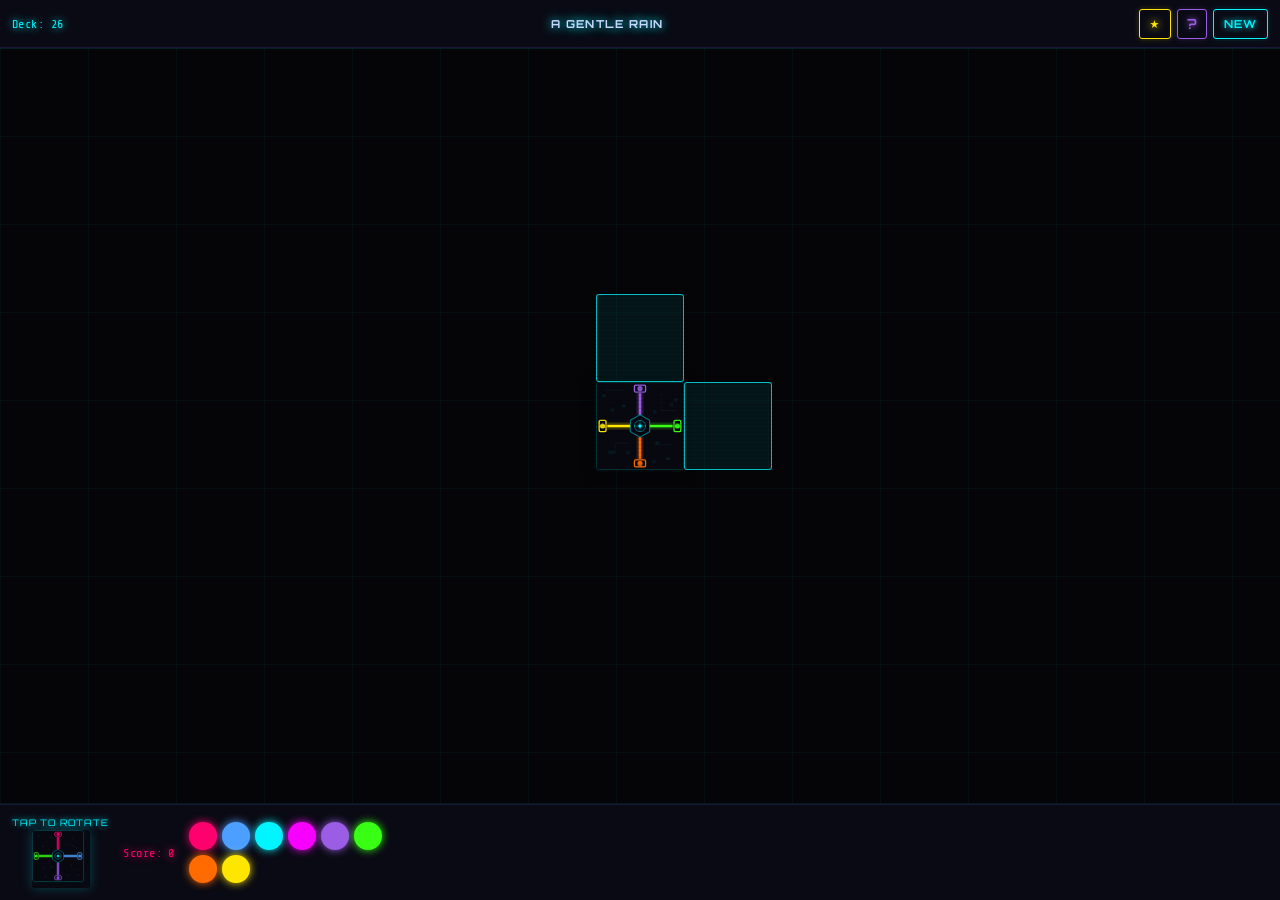
<file: index.html>
<!DOCTYPE html>
<html lang="en">
<head>
  <meta charset="UTF-8">
  <meta name="viewport" content="width=device-width, initial-scale=1.0, user-scalable=no">
  <meta name="theme-color" content="#050508">
  <meta name="apple-mobile-web-app-capable" content="yes">
  <meta name="apple-mobile-web-app-status-bar-style" content="black-translucent">
  <title>A Gentle Rain</title>
  <link rel="manifest" href="manifest.json">
  <link rel="apple-touch-icon" href="icons/apple-touch-icon.png">
  <!-- Orbitron & Share Tech Mono — open source fonts, SIL OFL licence -->
  <link rel="preconnect" href="https://fonts.googleapis.com">
  <link rel="preconnect" href="https://fonts.gstatic.com" crossorigin>
  <link href="https://fonts.googleapis.com/css2?family=Orbitron:wght@400;600;700&family=Share+Tech+Mono&display=swap" rel="stylesheet">
  <link rel="stylesheet" href="style.css">
</head>
<body>

  <!-- Top bar -->
  <div id="ui-top">
    <span id="deck-count">Deck: 27</span>
    <span id="game-title">A Gentle Rain</span>
    <div id="ui-top-actions">
      <button id="scores-btn" aria-label="High scores">★</button>
      <button id="help-btn" aria-label="How to play">?</button>
      <button id="new-game-btn">New</button>
    </div>
  </div>

  <!-- Game board -->
  <div id="board-viewport">
    <div id="board"></div>
  </div>

  <!-- Bottom bar: current tile preview + token rack -->
  <div id="ui-bottom">
    <div id="current-tile-area">
      <div id="current-tile-label">Next</div>
      <div id="current-tile-container"></div>
    </div>
    <div id="score">Score: 0</div>
    <div id="token-rack"></div>
  </div>

  <!-- Win / end overlay -->
  <div id="overlay" class="hidden" role="dialog" aria-modal="true">
    <div id="overlay-content">
      <h2 id="overlay-title"></h2>
      <p id="overlay-message"></p>

      <!-- Initials entry — shown when score qualifies for leaderboard -->
      <div id="initials-section" class="hidden">
        <p class="hs-prompt">New high score — enter initials</p>
        <div id="initials-row">
          <input id="initials-input" type="text" maxlength="3" placeholder="AAA"
                 autocomplete="off" autocapitalize="characters" spellcheck="false" inputmode="text">
          <button id="initials-submit">OK</button>
        </div>
      </div>

      <!-- Leaderboard — shown after initials or when score doesn't qualify -->
      <div id="leaderboard" class="hidden">
        <h3 class="hs-title">High Scores</h3>
        <ol id="score-list"></ol>
      </div>

      <button id="play-again-btn">Play Again</button>
    </div>
  </div>

  <!-- Scores modal -->
  <div id="scores-modal" class="hidden" role="dialog" aria-modal="true">
    <div id="scores-content">
      <h2>High Scores</h2>
      <ol id="scores-modal-list"></ol>
      <button id="scores-close">Done</button>
    </div>
  </div>

  <!-- Help modal -->
  <div id="help-modal" class="hidden" role="dialog" aria-modal="true">
    <div id="help-content">
      <h2>How to Play</h2>
      <ul>
        <li>Each turn you draw a tile. Tap a <strong>highlighted spot</strong> on the board to place it.</li>
        <li>All touching edges must show the <strong>same flower colour</strong>.</li>
        <li>Tiles with no valid placement are automatically discarded.</li>
        <li>When four tiles form a <strong>2×2 square</strong>, a blossom token blooms at their corner — if you still have a matching flower token, it is claimed.</li>
        <li>Claim all <strong>8 tokens</strong> to win! The fewer cards remain in the deck, the higher your score.</li>
        <li>The game ends when the deck runs out.</li>
      </ul>
      <button id="help-close">Got it</button>
    </div>
  </div>

  <script src="game.js"></script>
  <script>
    if ('serviceWorker' in navigator) {
      window.addEventListener('load', () =>
        navigator.serviceWorker.register('sw.js', { updateViaCache: 'none' }).catch(() => {})
      );
    }
  </script>
</body>
</html>
</file>
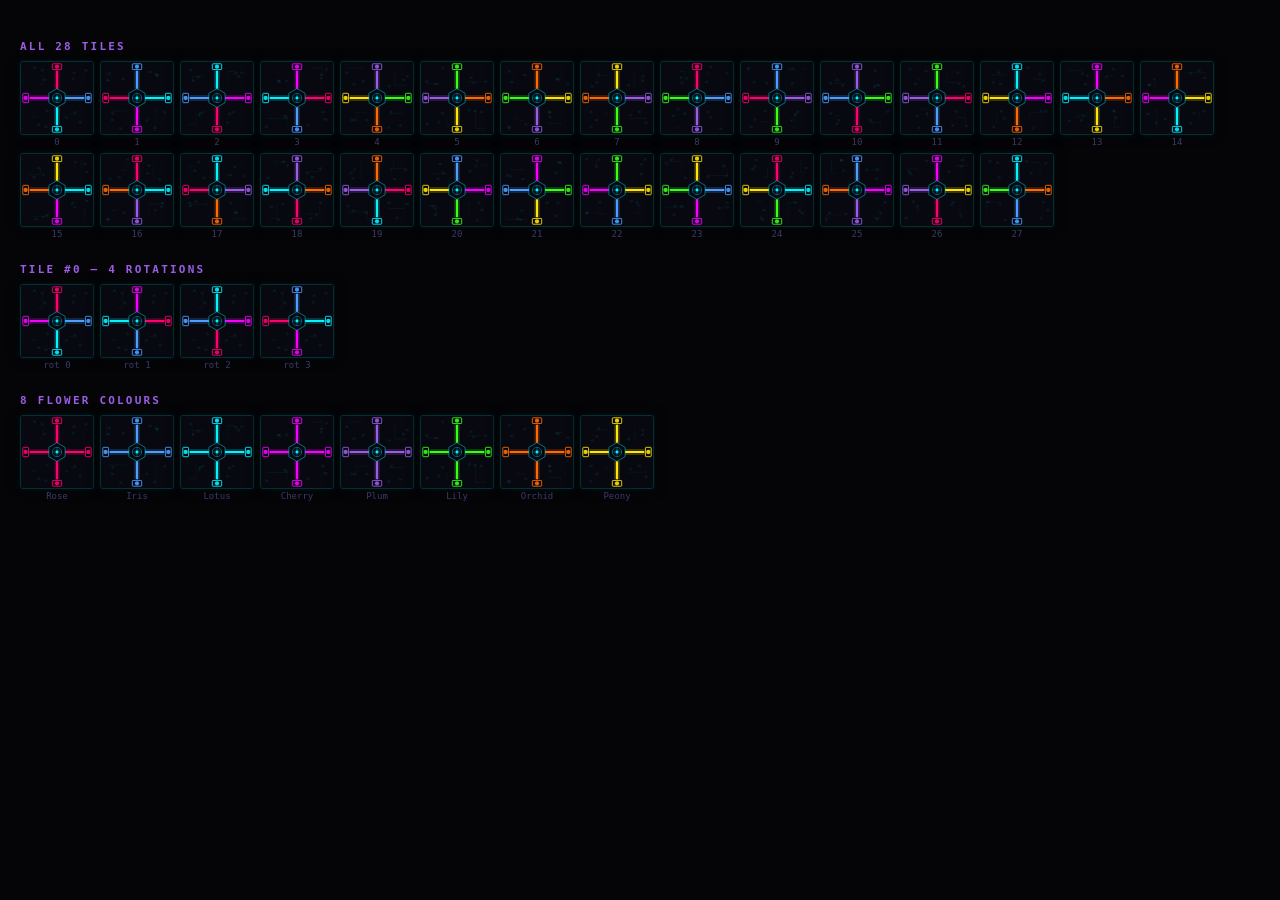
<file: preview.html>
<!DOCTYPE html>
<html lang="en">
<head>
  <meta charset="UTF-8">
  <title>Tile Preview</title>
  <style>
    body { background:#050508; margin:0; padding:20px; font-family:monospace; color:#00f5ff; }
    h2 { font-size:11px; letter-spacing:0.2em; text-transform:uppercase; color:#9b5de5; margin:20px 0 8px; }
    .grid { display:flex; flex-wrap:wrap; gap:6px; margin-bottom:24px; }
    .tile-wrap { width:72px; height:72px; border-radius:3px; overflow:hidden;
      border:1px solid rgba(0,245,255,0.18);
      box-shadow:0 0 12px rgba(0,0,0,.8),0 0 5px rgba(0,245,255,.12); }
    .label { font-size:9px; color:#3a3a6a; margin-top:2px; text-align:center; }
  </style>
</head>
<body>
<script>
const TILES=[
  [0,1,2,3],[1,2,3,0],[2,3,0,1],[3,0,1,2],
  [4,5,6,7],[5,6,7,4],[6,7,4,5],[7,4,5,6],
  [0,1,4,5],[1,4,5,0],[4,5,0,1],[5,0,1,4],
  [2,3,6,7],[3,6,7,2],[6,7,2,3],[7,2,3,6],
  [0,2,4,6],[2,4,6,0],[4,6,0,2],[6,0,2,4],
  [1,3,5,7],[3,5,7,1],[5,7,1,3],[7,1,3,5],
  [0,2,5,7],[1,3,4,6],[3,7,0,4],[2,6,1,5],
];
const FLOWER_COLORS=['#ff006e','#4d9fff','#00f5ff','#f700ff','#9b5de5','#39ff14','#ff6b00','#ffe600'];
const FLOWER_NAMES=['Rose','Iris','Lotus','Cherry','Plum','Lily','Orchid','Peony'];
const TRACE_DIRS=[
  [50,37,50,12,  50, 6.5,13,8],
  [61,50,88,50,  93.5,50,8,13],
  [50,63,50,88,  50,93.5,13,8],
  [39,50,12,50,   6.5,50,8,13],
];

function lcg(seed){let s=(seed*1664525+1013904223)>>>0;return()=>{s=(s*1664525+1013904223)>>>0;return s/0x100000000;};}
function el(ns,tag,attrs){const e=document.createElementNS(ns,tag);for(const[k,v]of Object.entries(attrs))e.setAttribute(k,v);return e;}

function addPCBCorners(svg,ns,seed){
  const rng=lcg(seed);
  const corners=[{x:7,y:7,w:30,h:28},{x:63,y:7,w:30,h:28},{x:7,y:65,w:30,h:28},{x:63,y:65,w:30,h:28}];
  for(const c of corners){
    const r=()=>c.x+rng()*c.w, d=()=>c.y+rng()*c.h;
    const[ax,ay,bx,by]=[r(),d(),r(),d()];
    svg.appendChild(el(ns,'path',{d:`M ${ax.toFixed(1)},${ay.toFixed(1)} L ${bx.toFixed(1)},${ay.toFixed(1)} L ${bx.toFixed(1)},${by.toFixed(1)}`,fill:'none',stroke:'rgba(0,245,255,0.09)','stroke-width':'0.7'}));
    for(let p=0;p<2;p++){const[px,py]=[r(),d()];svg.appendChild(el(ns,'rect',{x:(px-2).toFixed(1),y:(py-1.2).toFixed(1),width:'4',height:'2.4',rx:'0.4',fill:'rgba(0,245,255,0.06)',stroke:'rgba(0,245,255,0.13)','stroke-width':'0.4'}));}
    const[vx,vy]=[r(),d()];
    svg.appendChild(el(ns,'circle',{cx:vx.toFixed(1),cy:vy.toFixed(1),r:'2',fill:'none',stroke:'rgba(0,245,255,0.13)','stroke-width':'0.5'}));
    svg.appendChild(el(ns,'circle',{cx:vx.toFixed(1),cy:vy.toFixed(1),r:'0.7',fill:'rgba(0,245,255,0.22)'}));
  }
}

function makeTile(edges, tileIdx=0){
  const ns='http://www.w3.org/2000/svg';
  const svg=el(ns,'svg',{viewBox:'0 0 100 100',width:'100%',height:'100%'});
  svg.appendChild(el(ns,'rect',{width:'100',height:'100',fill:'#080810'}));
  addPCBCorners(svg,ns,tileIdx*7+3);
  for(let i=0;i<4;i++){
    const c=FLOWER_COLORS[edges[i]];
    const[x1,y1,x2,y2,cx,cy,pw,ph]=TRACE_DIRS[i];
    svg.appendChild(el(ns,'line',{x1,y1,x2,y2,stroke:c,'stroke-width':'8','stroke-opacity':'0.2'}));
    svg.appendChild(el(ns,'line',{x1,y1,x2,y2,stroke:c,'stroke-width':'3'}));
    svg.appendChild(el(ns,'rect',{x:(cx-pw/2).toFixed(1),y:(cy-ph/2).toFixed(1),width:pw,height:ph,rx:'1',fill:'#060612',stroke:c,'stroke-width':'1.2'}));
    svg.appendChild(el(ns,'circle',{cx,cy,r:'3',fill:c,'fill-opacity':'0.9'}));
  }
  const pts=Array.from({length:6},(_,i)=>{const a=Math.PI/180*(60*i-30);return`${(50+13*Math.cos(a)).toFixed(2)},${(50+13*Math.sin(a)).toFixed(2)}`;}).join(' ');
  svg.appendChild(el(ns,'polygon',{points:pts,fill:'#050510',stroke:'rgba(0,245,255,0.5)','stroke-width':'1.2'}));
  svg.appendChild(el(ns,'circle',{cx:'50',cy:'50',r:'6.5',fill:'none',stroke:'rgba(0,245,255,0.6)','stroke-width':'0.8'}));
  for(const[x1,y1,x2,y2]of[[43,50,57,50],[50,43,50,57]])svg.appendChild(el(ns,'line',{x1,y1,x2,y2,stroke:'rgba(0,245,255,0.45)','stroke-width':'0.7'}));
  svg.appendChild(el(ns,'circle',{cx:'50',cy:'50',r:'4',fill:'rgba(0,245,255,0.12)'}));
  svg.appendChild(el(ns,'circle',{cx:'50',cy:'50',r:'2',fill:'#00f5ff'}));
  return svg;
}

function tile(edges, label, idx=0){
  const col=document.createElement('div');
  const wrap=document.createElement('div'); wrap.className='tile-wrap';
  wrap.appendChild(makeTile(edges,idx));
  const lbl=document.createElement('div'); lbl.className='label'; lbl.textContent=label;
  col.append(wrap,lbl); return col;
}

function rotate(e,r){const[t,ri,b,l]=e;switch(r&3){case 1:return[l,t,ri,b];case 2:return[b,l,t,ri];case 3:return[ri,b,l,t];default:return[t,ri,b,l];}}

const h1=document.createElement('h2'); h1.textContent='All 28 tiles'; document.body.appendChild(h1);
const g1=document.createElement('div'); g1.className='grid';
TILES.forEach((e,i)=>g1.appendChild(tile(e,i,i)));
document.body.appendChild(g1);

const h2=document.createElement('h2'); h2.textContent='Tile #0 — 4 rotations'; document.body.appendChild(h2);
const g2=document.createElement('div'); g2.className='grid';
for(let r=0;r<4;r++) g2.appendChild(tile(rotate(TILES[0],r),`rot ${r}`,0));
document.body.appendChild(g2);

const h3=document.createElement('h2'); h3.textContent='8 flower colours'; document.body.appendChild(h3);
const g3=document.createElement('div'); g3.className='grid';
for(let f=0;f<8;f++) g3.appendChild(tile([f,f,f,f],FLOWER_NAMES[f],f));
document.body.appendChild(g3);
</script>
</body>
</html>
</file>
<file: style.css>
/* ── Custom properties ─────────────────────────────────────────────────────── */
:root {
  --tile-size:        72px;

  /* backgrounds */
  --board-bg:         #080810;
  --viewport-bg:      #050508;
  --ui-bg:            #0a0a14;
  --ui-border:        #18183a;

  /* neon accent colours */
  --neon-cyan:        #00f5ff;
  --neon-pink:        #ff006e;
  --neon-purple:      #9b5de5;
  --neon-yellow:      #ffe600;
  --neon-green:       #39ff14;

  /* text */
  --text-color:       #c8d8ff;
  --text-dim:         #3a3a6a;

  /* interactive states */
  --valid-fill:       rgba(0, 245, 255, 0.07);
  --valid-border:     rgba(0, 245, 255, 0.75);
  --blossom-color:    var(--neon-yellow);

  /* modals */
  --overlay-bg:       rgba(3, 3, 10, 0.94);
  --card-bg:          #0c0c1e;
  --card-border:      #2a0a5a;

  /* misc */
  --radius-sm:        3px;
  --radius-md:        8px;
  --font:             'Orbitron', system-ui, sans-serif;
  --mono:             'Share Tech Mono', monospace;
}

/* ── Reset / base ──────────────────────────────────────────────────────────── */
*, *::before, *::after { box-sizing: border-box; }

html, body {
  height: 100%;
  margin: 0;
  padding: 0;
  overflow: hidden;
  background: var(--viewport-bg);
  font-family: var(--font);
  color: var(--text-color);
  -webkit-tap-highlight-color: transparent;
  touch-action: none;
  user-select: none;
}

body {
  display: flex;
  flex-direction: column;
  height: 100vh;
  height: 100dvh;
}

button {
  cursor: pointer;
  border: none;
  outline: none;
  font-family: var(--font);
}

/* ── Top bar ───────────────────────────────────────────────────────────────── */
#ui-top {
  flex: 0 0 auto;
  display: flex;
  align-items: center;
  justify-content: space-between;
  height: 48px;
  padding: 0 12px;
  background: var(--ui-bg);
  border-bottom: 1px solid var(--ui-border);
  box-shadow: 0 1px 0 rgba(0, 245, 255, 0.08);
  z-index: 20;
}

#deck-count {
  font-family: var(--mono);
  font-size: 12px;
  color: var(--neon-cyan);
  text-shadow: 0 0 8px var(--neon-cyan);
  min-width: 64px;
  letter-spacing: 0.04em;
}

#game-title {
  font-size: 11px;
  font-weight: 700;
  letter-spacing: 0.12em;
  text-transform: uppercase;
  color: var(--text-color);
  text-shadow: 0 0 10px var(--neon-cyan), 0 0 20px rgba(0, 245, 255, 0.3);
  animation: title-glow 3s ease-in-out infinite alternate;
}

@keyframes title-glow {
  from { text-shadow: 0 0 8px var(--neon-cyan), 0 0 16px rgba(0, 245, 255, 0.3); }
  to   { text-shadow: 0 0 14px var(--neon-cyan), 0 0 30px rgba(0, 245, 255, 0.5), 2px 0 var(--neon-pink), -2px 0 var(--neon-cyan); }
}

#ui-top-actions {
  display: flex;
  gap: 6px;
  align-items: center;
}

#scores-btn, #help-btn, #new-game-btn {
  height: 30px;
  padding: 0 10px;
  border-radius: var(--radius-sm);
  font-size: 11px;
  font-weight: 600;
  letter-spacing: 0.08em;
  text-transform: uppercase;
  background: transparent;
  border: 1px solid var(--neon-cyan);
  color: var(--neon-cyan);
  text-shadow: 0 0 6px var(--neon-cyan);
  box-shadow: 0 0 6px rgba(0, 245, 255, 0.15), inset 0 0 6px rgba(0, 245, 255, 0.05);
  transition: box-shadow 0.15s, background 0.15s;
}

#scores-btn {
  color: var(--neon-yellow);
  border-color: var(--neon-yellow);
  text-shadow: 0 0 8px var(--neon-yellow);
  box-shadow: 0 0 6px rgba(255, 230, 0, 0.2);
}

#help-btn {
  width: 30px;
  padding: 0;
  text-align: center;
  font-size: 14px;
  border-color: var(--neon-purple);
  color: var(--neon-purple);
  text-shadow: 0 0 6px var(--neon-purple);
  box-shadow: 0 0 6px rgba(155, 93, 229, 0.2);
}

#help-btn:active {
  background: rgba(155, 93, 229, 0.15);
  box-shadow: 0 0 16px rgba(155, 93, 229, 0.5);
}

#new-game-btn:active {
  background: rgba(0, 245, 255, 0.1);
  box-shadow: 0 0 18px rgba(0, 245, 255, 0.5), inset 0 0 10px rgba(0, 245, 255, 0.1);
}

/* ── Board viewport ────────────────────────────────────────────────────────── */
#board-viewport {
  flex: 1 1 auto;
  position: relative;
  overflow: hidden;
  touch-action: none;
  /* circuit-board grid */
  background-color: var(--viewport-bg);
  background-image:
    linear-gradient(rgba(0, 245, 255, 0.04) 1px, transparent 1px),
    linear-gradient(90deg, rgba(0, 245, 255, 0.04) 1px, transparent 1px);
  background-size: var(--tile-size) var(--tile-size);
}

/* scanline overlay */
#board-viewport::after {
  content: '';
  position: absolute;
  inset: 0;
  background: repeating-linear-gradient(
    0deg,
    transparent,
    transparent 3px,
    rgba(0, 0, 0, 0.1) 3px,
    rgba(0, 0, 0, 0.1) 4px
  );
  pointer-events: none;
  z-index: 10;
}

/* ── Board (inner, panned) ─────────────────────────────────────────────────── */
#board {
  position: absolute;
  top: 0;
  left: 0;
  transform-origin: top left;
  will-change: transform;
  z-index: 1;
}

/* ── Tiles (SVG-rendered) ──────────────────────────────────────────────────── */
.tile {
  position: absolute;
  width:  var(--tile-size);
  height: var(--tile-size);
  border-radius: var(--radius-sm);
  overflow: hidden;
  border: 1px solid rgba(0, 245, 255, 0.18);
  box-shadow:
    0 0 12px rgba(0, 0, 0, 0.8),
    0 0 5px rgba(0, 245, 255, 0.12);
}

.tile svg {
  display: block;
  position: absolute;
  inset: 0;
}

/* ── Valid placement spots ─────────────────────────────────────────────────── */
.valid-spot {
  position: absolute;
  width:  var(--tile-size);
  height: var(--tile-size);
  border: 1px solid var(--valid-border);
  background: var(--valid-fill);
  border-radius: var(--radius-sm);
  cursor: pointer;
  animation: neon-pulse 1.4s ease-in-out infinite;
}

@keyframes neon-pulse {
  0%, 100% {
    box-shadow: 0 0 6px var(--neon-cyan), inset 0 0 6px rgba(0, 245, 255, 0.08);
    border-color: rgba(0, 245, 255, 0.6);
  }
  50% {
    box-shadow: 0 0 18px var(--neon-cyan), inset 0 0 14px rgba(0, 245, 255, 0.15);
    border-color: rgba(0, 245, 255, 1);
  }
}

.valid-spot:active {
  background: rgba(0, 245, 255, 0.2);
  box-shadow: 0 0 30px var(--neon-cyan);
}

/* ── Blossom dots ──────────────────────────────────────────────────────────── */
.blossom-dot {
  position: absolute;
  width:  22px;
  height: 22px;
  border-radius: 50%;
  background: var(--blossom-color, var(--neon-yellow));
  transform: translate(-50%, -50%);
  pointer-events: none;
  box-shadow:
    0 0 12px 3px var(--blossom-color, var(--neon-yellow)),
    0 0 30px 6px var(--blossom-color, var(--neon-yellow)),
    0 0 60px     var(--blossom-color, var(--neon-yellow));
  z-index: 5;
}

.blossom-dot.pending {
  animation: pending-pulse 0.8s ease-in-out infinite;
}

@keyframes pending-pulse {
  0%, 100% { transform: translate(-50%, -50%) scale(1);   opacity: 0.7; }
  50%       { transform: translate(-50%, -50%) scale(1.4); opacity: 1;   }
}

/* ── Token choosable state ─────────────────────────────────────────────────── */
.token.choosable {
  transform: scale(1.25);
  box-shadow: 0 0 18px var(--token-color, #fff), 0 0 4px var(--token-color, #fff);
  animation: choosable-pulse 0.7s ease-in-out infinite;
  cursor: pointer;
  opacity: 1 !important;
}

@keyframes choosable-pulse {
  0%, 100% { transform: scale(1.2);  }
  50%       { transform: scale(1.35); }
}

.token.not-choosable {
  opacity: 0.15 !important;
  filter: grayscale(0.7);
}

/* ── Bottom bar ────────────────────────────────────────────────────────────── */
#ui-bottom {
  flex: 0 0 auto;
  display: flex;
  align-items: center;
  gap: 10px;
  height: 88px;
  padding: 0 12px;
  background: var(--ui-bg);
  border-top: 1px solid var(--ui-border);
  box-shadow: 0 -1px 0 rgba(0, 245, 255, 0.08);
  z-index: 20;
}

#current-tile-area {
  display: flex;
  flex-direction: column;
  align-items: center;
  gap: 2px;
  flex: 0 0 auto;
}

#current-tile-label {
  font-size: 9px;
  color: var(--neon-cyan);
  text-shadow: 0 0 6px var(--neon-cyan);
  text-transform: uppercase;
  letter-spacing: 0.12em;
}

#current-tile-container {
  width: 52px;
  height: 52px;
  position: relative;
  border-radius: var(--radius-sm);
  overflow: hidden;
  box-shadow: 0 0 12px rgba(0, 245, 255, 0.25);
}

#current-tile-container .tile {
  width: 52px;
  height: 52px;
}

#score {
  font-family: var(--mono);
  font-size: 12px;
  color: var(--neon-pink);
  text-shadow: 0 0 8px var(--neon-pink);
  flex: 0 0 auto;
  min-width: 60px;
  text-align: center;
  letter-spacing: 0.04em;
}

/* ── Token rack ────────────────────────────────────────────────────────────── */
#token-rack {
  display: flex;
  flex-wrap: wrap;
  gap: 5px;
  align-content: center;
  flex: 1 1 auto;
  max-width: 200px;
}

.token {
  width:  28px;
  height: 28px;
  border-radius: 50%;
  border: 2px solid var(--token-color, rgba(255, 255, 255, 0.4));
  box-shadow: 0 0 8px var(--token-color, rgba(255, 255, 255, 0.3));
  flex: 0 0 auto;
  position: relative;
  transition: opacity 0.3s, box-shadow 0.3s;
}

.token.placed {
  opacity: 0.25;
  border-color: rgba(255, 255, 255, 0.1);
  box-shadow: none;
}

.token.placed::after {
  content: '✓';
  position: absolute;
  inset: 0;
  display: grid;
  place-items: center;
  font-size: 13px;
  color: rgba(255, 255, 255, 0.6);
}

/* ── Win / end overlay ─────────────────────────────────────────────────────── */
#overlay {
  position: fixed;
  inset: 0;
  background: var(--overlay-bg);
  display: flex;
  align-items: center;
  justify-content: center;
  z-index: 100;
  backdrop-filter: blur(6px);
}

#overlay.hidden { display: none; }

#overlay-content {
  background: var(--card-bg);
  border: 1px solid var(--neon-pink);
  border-radius: var(--radius-md);
  padding: 28px 24px;
  max-width: 320px;
  width: 90%;
  max-height: 90dvh;
  overflow-y: auto;
  text-align: center;
  box-shadow:
    0 0 30px rgba(255, 0, 110, 0.25),
    0 0 60px rgba(255, 0, 110, 0.1),
    inset 0 0 20px rgba(255, 0, 110, 0.05);
}

#overlay-title {
  font-size: 18px;
  font-weight: 700;
  margin: 0 0 10px;
  color: var(--neon-pink);
  text-shadow: 0 0 12px var(--neon-pink), 0 0 24px rgba(255, 0, 110, 0.5);
  letter-spacing: 0.08em;
  text-transform: uppercase;
}

#overlay-message {
  font-family: var(--mono);
  font-size: 14px;
  color: var(--text-color);
  margin: 0 0 16px;
  line-height: 1.6;
  letter-spacing: 0.04em;
}

/* ── Initials entry ────────────────────────────────────────────────────────── */
#initials-section {
  margin: 0 0 16px;
  text-align: center;
}

.hs-prompt {
  font-family: var(--mono);
  font-size: 10px;
  text-transform: uppercase;
  letter-spacing: 0.12em;
  color: var(--neon-cyan);
  text-shadow: 0 0 6px var(--neon-cyan);
  margin: 0 0 10px;
}

#initials-row {
  display: flex;
  gap: 8px;
  justify-content: center;
  align-items: center;
}

#initials-input {
  width: 72px;
  background: transparent;
  border: 1px solid var(--neon-cyan);
  color: var(--neon-cyan);
  font-family: var(--mono);
  font-size: 22px;
  text-align: center;
  text-transform: uppercase;
  letter-spacing: 0.3em;
  padding: 6px 4px;
  border-radius: var(--radius-sm);
  outline: none;
  caret-color: var(--neon-cyan);
  box-shadow: 0 0 8px rgba(0, 245, 255, 0.25);
}

#initials-input:focus {
  box-shadow: 0 0 18px rgba(0, 245, 255, 0.55);
}

#initials-submit {
  background: transparent;
  border: 1px solid var(--neon-cyan);
  color: var(--neon-cyan);
  font-family: var(--font);
  font-size: 12px;
  font-weight: 700;
  letter-spacing: 0.1em;
  padding: 8px 14px;
  border-radius: var(--radius-sm);
  text-shadow: 0 0 6px var(--neon-cyan);
  box-shadow: 0 0 8px rgba(0, 245, 255, 0.2);
  transition: background 0.12s, box-shadow 0.12s;
}

#initials-submit:active {
  background: rgba(0, 245, 255, 0.15);
  box-shadow: 0 0 20px rgba(0, 245, 255, 0.55);
}

#initials-submit:disabled {
  opacity: 0.35;
  cursor: default;
  box-shadow: none;
}

/* ── Leaderboard ───────────────────────────────────────────────────────────── */
#leaderboard {
  margin: 0 0 16px;
  text-align: left;
}

.hs-title {
  font-size: 9px;
  letter-spacing: 0.2em;
  text-transform: uppercase;
  color: var(--neon-purple);
  text-shadow: 0 0 6px var(--neon-purple);
  margin: 0 0 8px;
  text-align: center;
}

#score-list {
  list-style: none;
  padding: 0;
  margin: 0;
  font-family: var(--mono);
  font-size: 12px;
}

#score-list li {
  display: flex;
  align-items: center;
  padding: 4px 2px;
  border-bottom: 1px solid rgba(255, 255, 255, 0.05);
  color: var(--text-color);
  gap: 6px;
}

#score-list li.hs-highlight {
  color: var(--neon-yellow);
  text-shadow: 0 0 8px var(--neon-yellow);
}

.hs-rank {
  width: 20px;
  font-size: 10px;
  color: var(--text-dim);
  flex-shrink: 0;
}

.hs-initials {
  flex: 1;
  letter-spacing: 0.15em;
}

.hs-score {
  min-width: 28px;
  text-align: right;
}

.hs-empty {
  text-align: center;
  color: var(--text-dim);
  padding: 8px 0;
  font-size: 11px;
}

#play-again-btn {
  background: transparent;
  border: 2px solid var(--neon-cyan);
  color: var(--neon-cyan);
  padding: 12px 28px;
  border-radius: var(--radius-sm);
  font-size: 13px;
  font-weight: 700;
  letter-spacing: 0.1em;
  text-transform: uppercase;
  text-shadow: 0 0 8px var(--neon-cyan);
  box-shadow: 0 0 12px rgba(0, 245, 255, 0.3), inset 0 0 12px rgba(0, 245, 255, 0.05);
  transition: box-shadow 0.15s, background 0.15s;
}

#play-again-btn:active {
  background: rgba(0, 245, 255, 0.12);
  box-shadow: 0 0 24px rgba(0, 245, 255, 0.6);
}

/* ── Help modal ────────────────────────────────────────────────────────────── */
/* ── Scores modal ──────────────────────────────────────────────────────────── */
#scores-modal {
  position: fixed;
  inset: 0;
  background: var(--overlay-bg);
  display: flex;
  align-items: center;
  justify-content: center;
  z-index: 100;
  backdrop-filter: blur(6px);
}

#scores-modal.hidden { display: none; }

#scores-content {
  background: var(--card-bg);
  border: 1px solid var(--neon-cyan);
  border-radius: var(--radius-md);
  padding: 28px 24px;
  max-width: 340px;
  width: 92%;
  box-shadow:
    0 0 24px rgba(0, 245, 255, 0.15),
    inset 0 0 16px rgba(0, 245, 255, 0.04);
}

#scores-content h2 {
  margin: 0 0 16px;
  font-size: 15px;
  letter-spacing: 0.1em;
  text-transform: uppercase;
  color: var(--neon-cyan);
  text-shadow: 0 0 10px var(--neon-cyan);
}

#scores-modal-list {
  margin: 0 0 20px;
  padding: 0;
  list-style: none;
}

#scores-close {
  display: block;
  width: 100%;
  background: transparent;
  border: 1px solid var(--neon-cyan);
  color: var(--neon-cyan);
  padding: 10px;
  border-radius: var(--radius-sm);
  font-size: 12px;
  font-weight: 700;
  letter-spacing: 0.1em;
  text-transform: uppercase;
  text-shadow: 0 0 6px var(--neon-cyan);
  box-shadow: 0 0 8px rgba(0, 245, 255, 0.2);
  transition: background 0.15s, box-shadow 0.15s;
}

#scores-close:active {
  background: rgba(0, 245, 255, 0.12);
  box-shadow: 0 0 18px rgba(0, 245, 255, 0.5);
}

/* ── Help modal ────────────────────────────────────────────────────────────── */
#help-modal {
  position: fixed;
  inset: 0;
  background: var(--overlay-bg);
  display: flex;
  align-items: center;
  justify-content: center;
  z-index: 100;
  backdrop-filter: blur(6px);
}

#help-modal.hidden { display: none; }

#help-content {
  background: var(--card-bg);
  border: 1px solid var(--neon-purple);
  border-radius: var(--radius-md);
  padding: 28px 24px;
  max-width: 340px;
  width: 92%;
  box-shadow:
    0 0 24px rgba(155, 93, 229, 0.2),
    inset 0 0 16px rgba(155, 93, 229, 0.04);
}

#help-content h2 {
  margin: 0 0 14px;
  font-size: 15px;
  letter-spacing: 0.1em;
  text-transform: uppercase;
  color: var(--neon-purple);
  text-shadow: 0 0 10px var(--neon-purple);
}

#help-content ul {
  margin: 0 0 20px;
  padding-left: 18px;
  font-family: var(--mono);
  color: var(--text-color);
  font-size: 13px;
  line-height: 1.8;
}

#help-content ul li { margin-bottom: 4px; }

#help-content ul strong {
  color: var(--neon-cyan);
  text-shadow: 0 0 6px rgba(0, 245, 255, 0.5);
}

#help-close {
  display: block;
  width: 100%;
  background: transparent;
  border: 1px solid var(--neon-purple);
  color: var(--neon-purple);
  padding: 10px;
  border-radius: var(--radius-sm);
  font-size: 12px;
  font-weight: 700;
  letter-spacing: 0.1em;
  text-transform: uppercase;
  text-shadow: 0 0 6px var(--neon-purple);
  box-shadow: 0 0 8px rgba(155, 93, 229, 0.2);
  transition: background 0.15s, box-shadow 0.15s;
}

#help-close:active {
  background: rgba(155, 93, 229, 0.15);
  box-shadow: 0 0 18px rgba(155, 93, 229, 0.5);
}

/* ── Animations ────────────────────────────────────────────────────────────── */
@keyframes tile-drop {
  from { opacity: 0; transform: scale(0.65) translateY(-10px); filter: brightness(2); }
  to   { opacity: 1; transform: scale(1)    translateY(0);     filter: brightness(1); }
}

@keyframes blossom-pulse {
  0%   { opacity: 0; transform: translate(-50%, -50%) scale(0); }
  40%  { opacity: 1; transform: translate(-50%, -50%) scale(2); }
  70%  { opacity: 1; transform: translate(-50%, -50%) scale(1.3); }
  100% { opacity: 0.9; transform: translate(-50%, -50%) scale(1); }
}

@keyframes token-appear {
  0%   { transform: scale(0) rotate(-20deg); opacity: 0; filter: brightness(3); }
  60%  { transform: scale(1.25) rotate(5deg); opacity: 1; filter: brightness(1.5); }
  100% { transform: scale(1) rotate(0);      opacity: 0.25; filter: brightness(1); }
}

.tile.placing {
  animation: tile-drop 0.2s ease-out;
}

.blossom-dot.new {
  animation: blossom-pulse 0.6s ease-out;
}

.token.placed {
  animation: token-appear 0.35s ease-out;
}

/* ── Responsive tweaks ─────────────────────────────────────────────────────── */
@media (min-width: 500px) {
  :root { --tile-size: 80px; }
  #ui-bottom { height: 96px; }
  #current-tile-container,
  #current-tile-container .tile { width: 58px; height: 58px; }
}

@media (min-width: 768px) {
  :root { --tile-size: 88px; }
}
</file>
